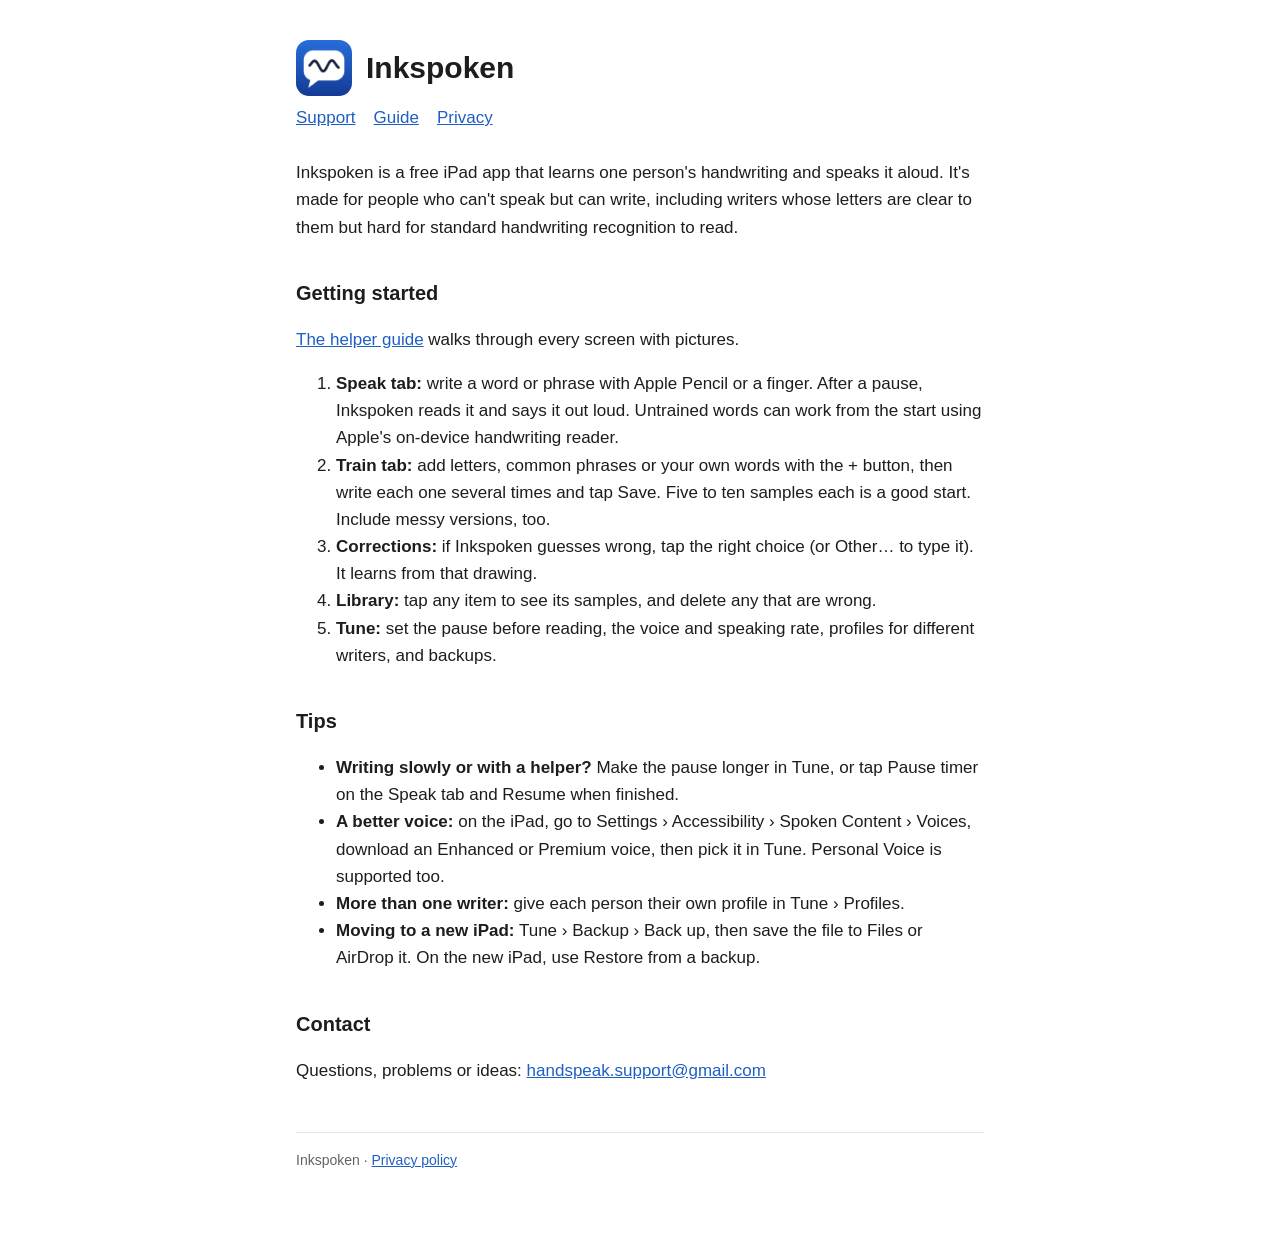
<file: index.html>
<!doctype html>
<html lang="en">
<head>
<meta charset="utf-8">
<meta name="viewport" content="width=device-width, initial-scale=1">
<title>Inkspoken Support</title>
<link rel="stylesheet" href="style.css">
</head>
<body>
<main>
  <header><img src="icon.png" alt=""><h1>Inkspoken</h1></header>
  <nav><a href="index.html">Support</a><a href="guide/">Guide</a><a href="privacy.html">Privacy</a></nav>

  <p>Inkspoken is a free iPad app that learns one person's handwriting and speaks it aloud.
  It's made for people who can't speak but can write, including writers whose letters are
  clear to them but hard for standard handwriting recognition to read.</p>

  <h2>Getting started</h2>
  <p><a href="guide/">The helper guide</a> walks through every screen with pictures.</p>
  <ol>
    <li><strong>Speak tab:</strong> write a word or phrase with Apple Pencil or a finger. After a pause, Inkspoken reads it and says it out loud. Untrained words can work from the start using Apple's on-device handwriting reader.</li>
    <li><strong>Train tab:</strong> add letters, common phrases or your own words with the + button, then write each one several times and tap Save. Five to ten samples each is a good start. Include messy versions, too.</li>
    <li><strong>Corrections:</strong> if Inkspoken guesses wrong, tap the right choice (or Other… to type it). It learns from that drawing.</li>
    <li><strong>Library:</strong> tap any item to see its samples, and delete any that are wrong.</li>
    <li><strong>Tune:</strong> set the pause before reading, the voice and speaking rate, profiles for different writers, and backups.</li>
  </ol>

  <h2>Tips</h2>
  <ul>
    <li><strong>Writing slowly or with a helper?</strong> Make the pause longer in Tune, or tap Pause timer on the Speak tab and Resume when finished.</li>
    <li><strong>A better voice:</strong> on the iPad, go to Settings › Accessibility › Spoken Content › Voices, download an Enhanced or Premium voice, then pick it in Tune. Personal Voice is supported too.</li>
    <li><strong>More than one writer:</strong> give each person their own profile in Tune › Profiles.</li>
    <li><strong>Moving to a new iPad:</strong> Tune › Backup › Back up, then save the file to Files or AirDrop it. On the new iPad, use Restore from a backup.</li>
  </ul>

  <h2>Contact</h2>
  <p>Questions, problems or ideas: <a href="mailto:handspeak.support@gmail.com">handspeak.support@gmail.com</a></p>

  <footer>Inkspoken · <a href="privacy.html">Privacy policy</a></footer>
</main>
</body>
</html>
</file>
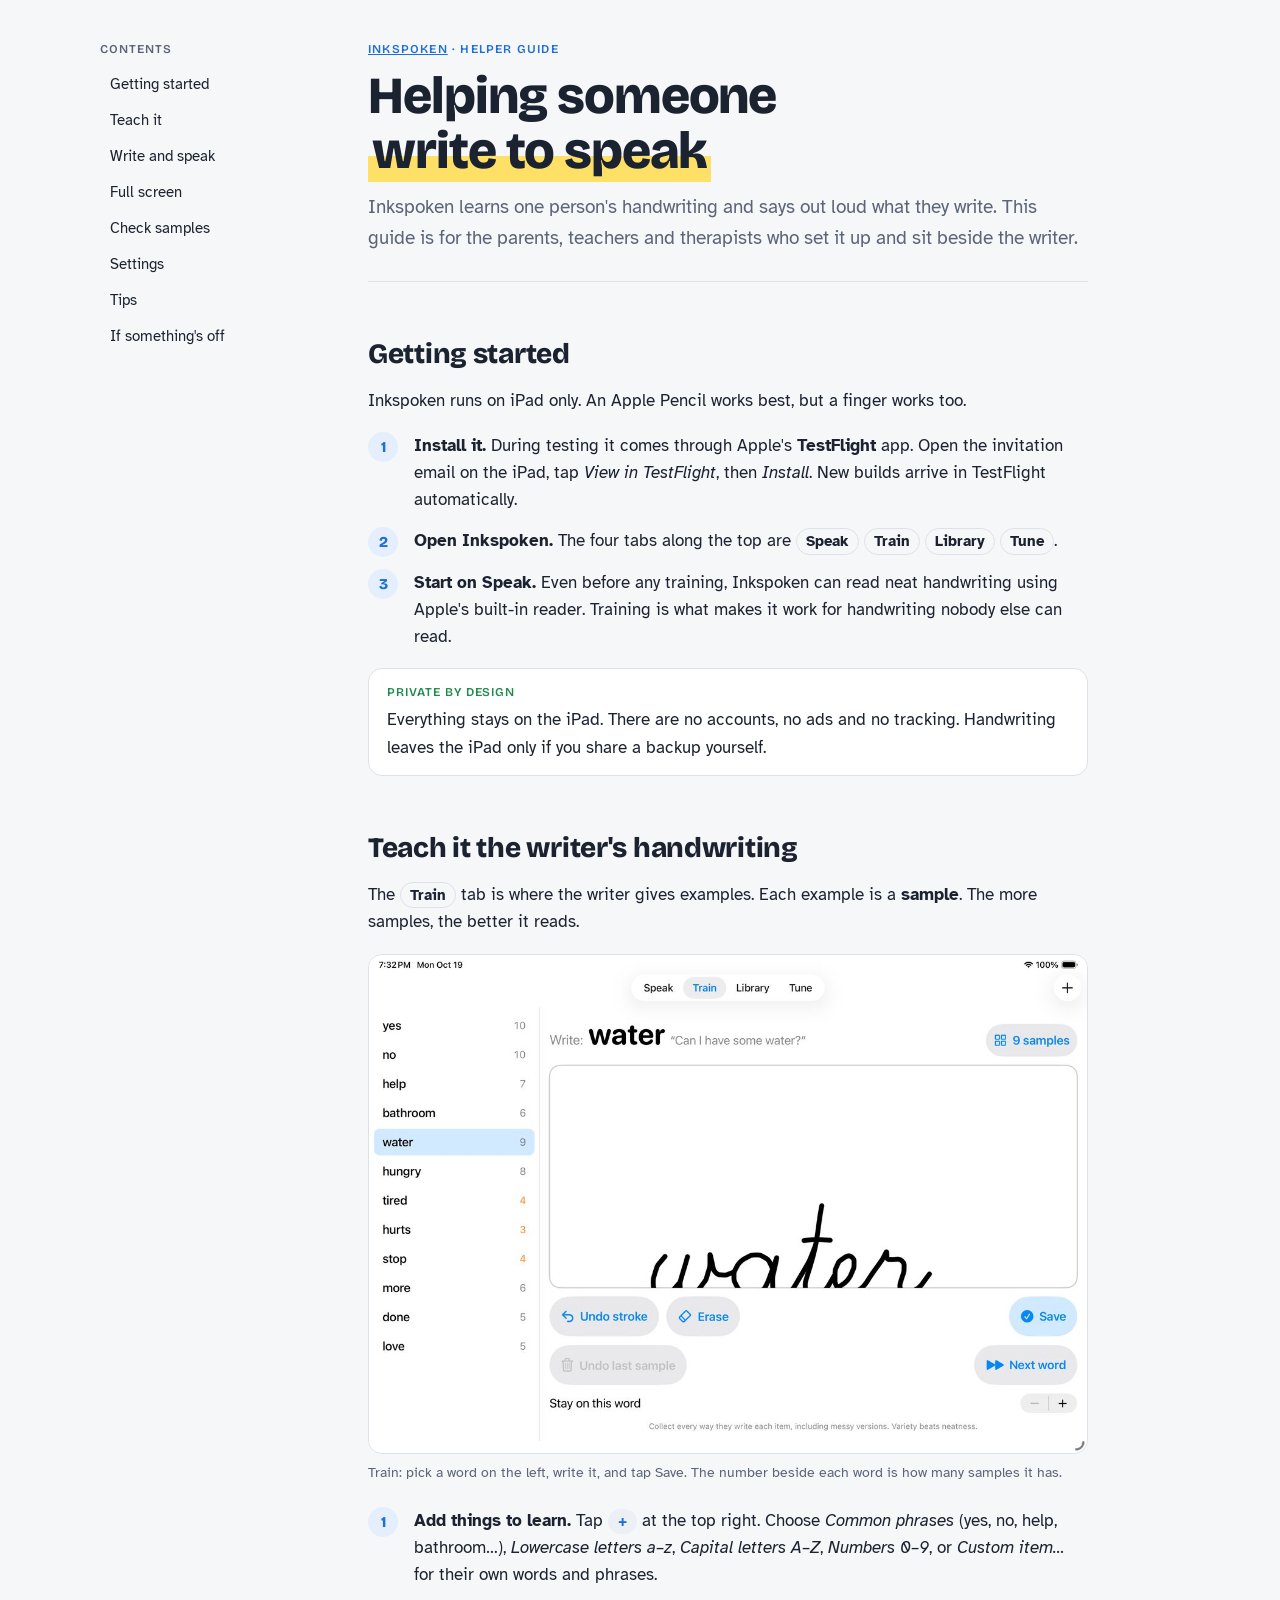
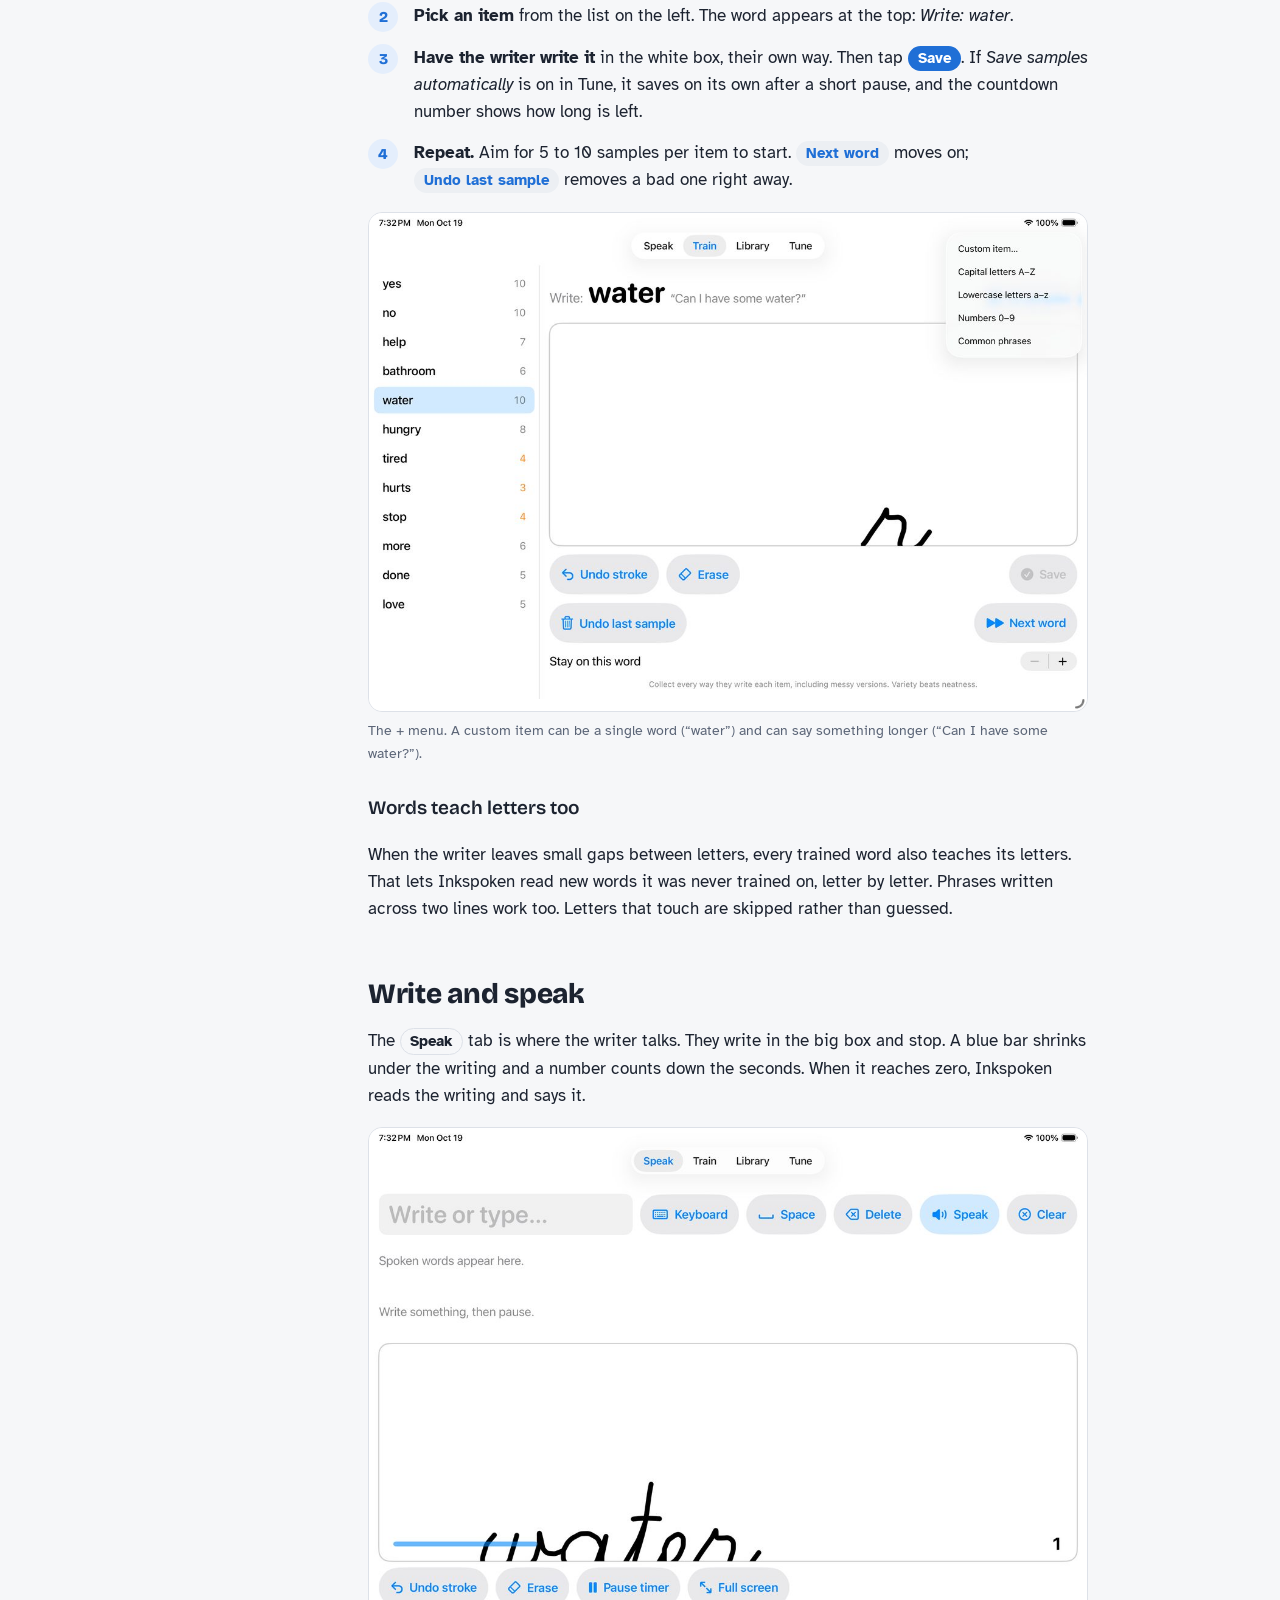
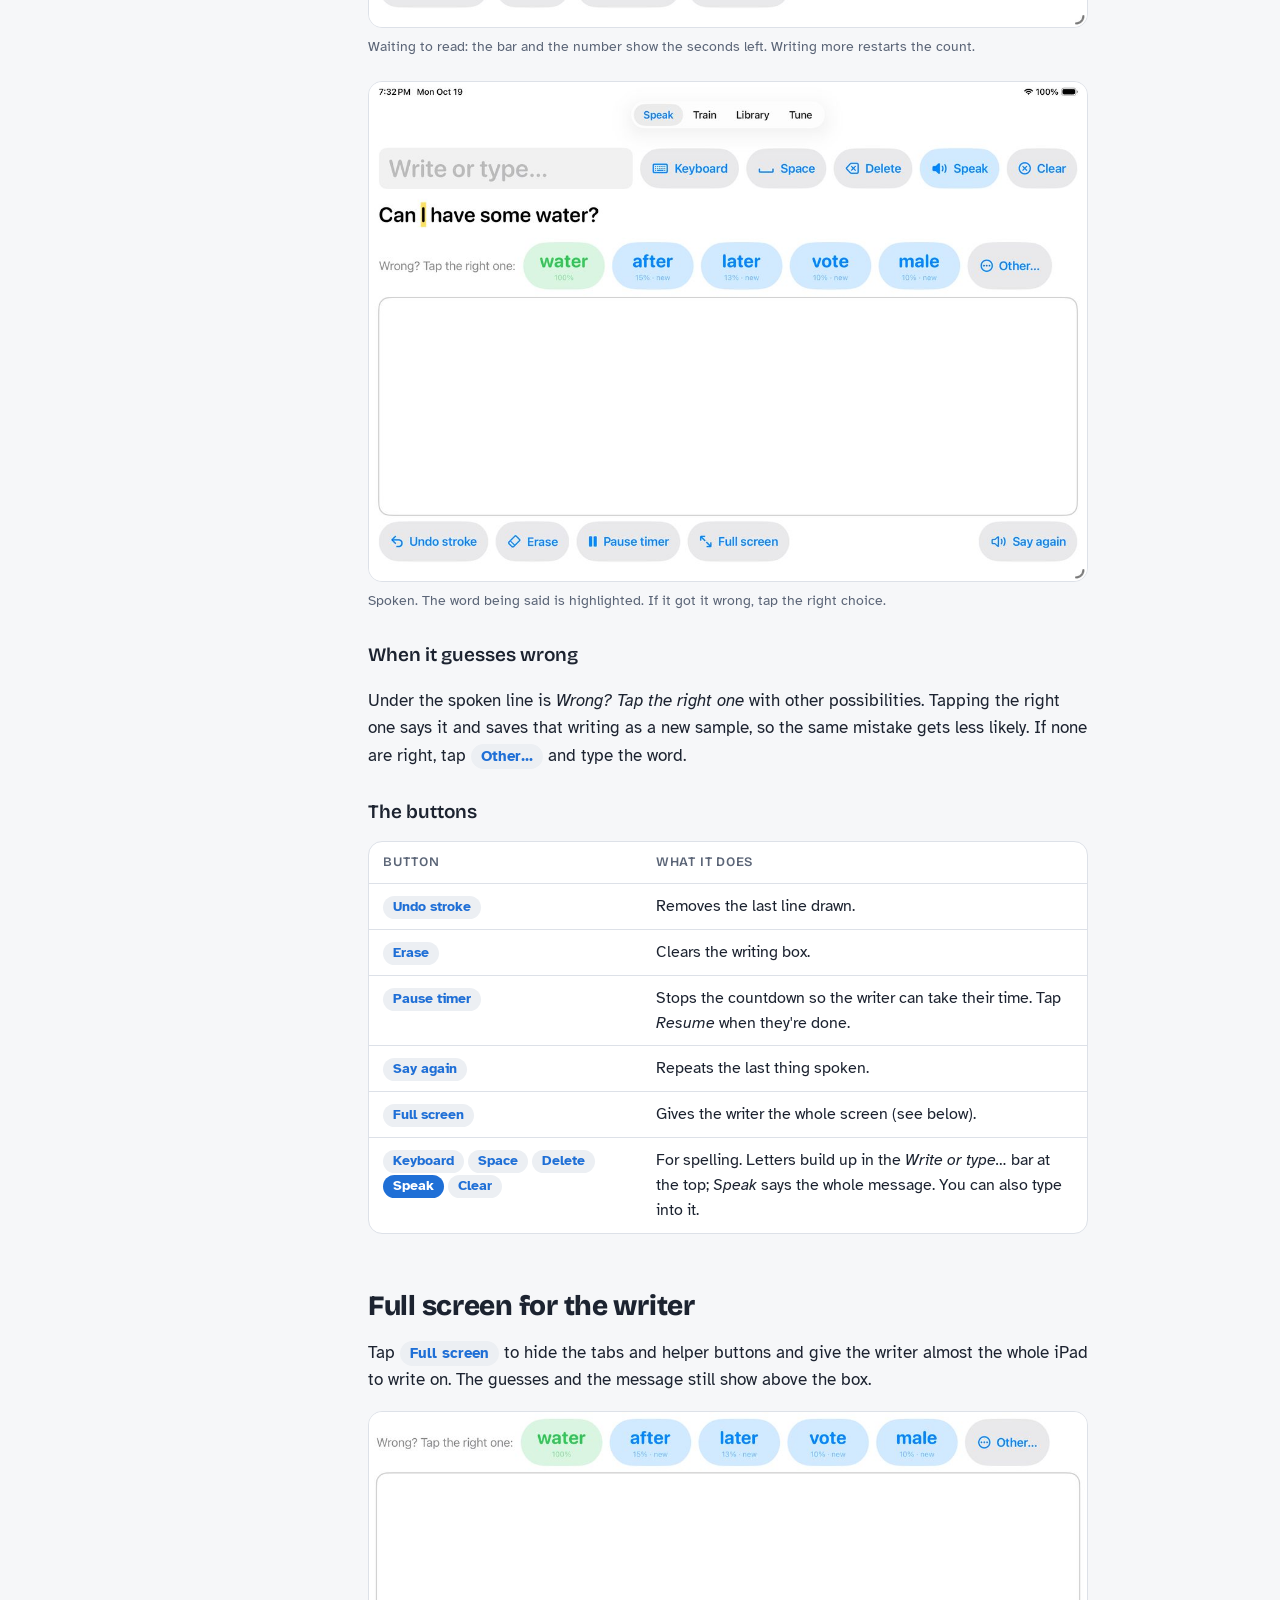
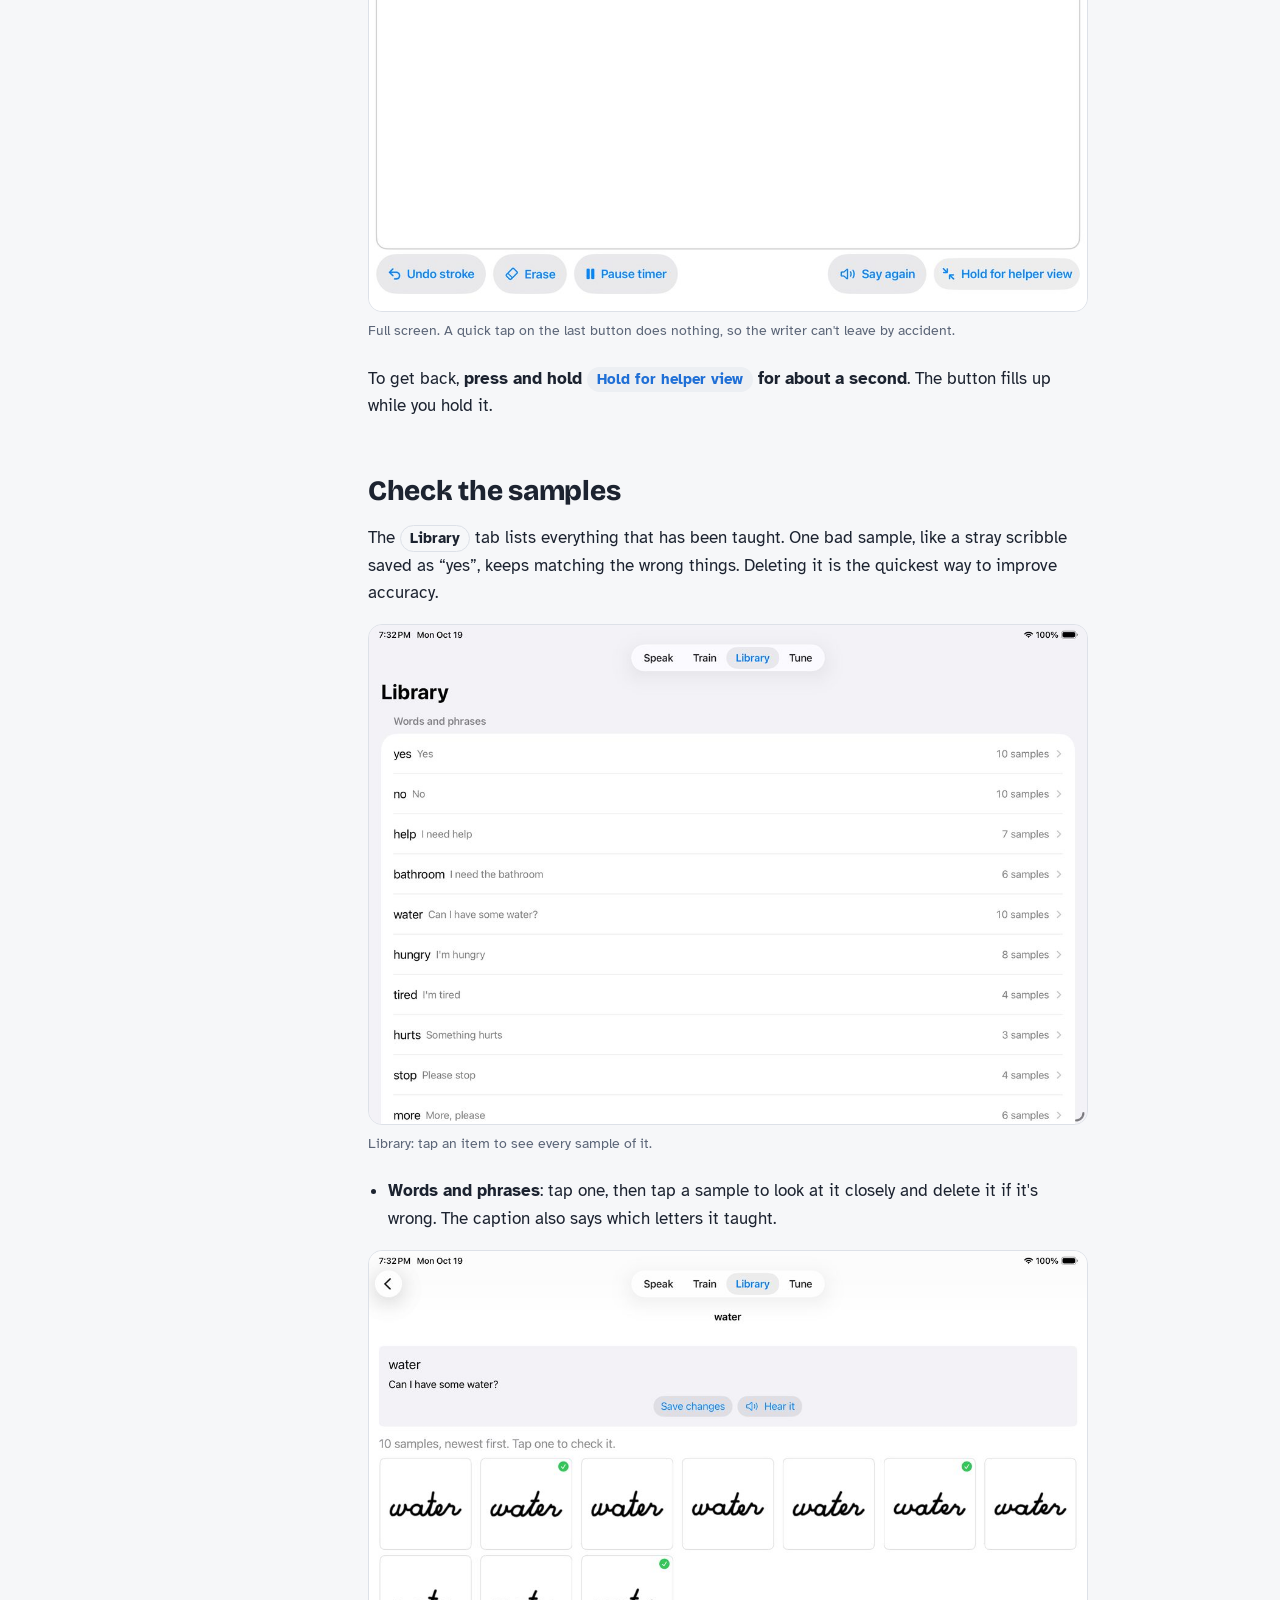
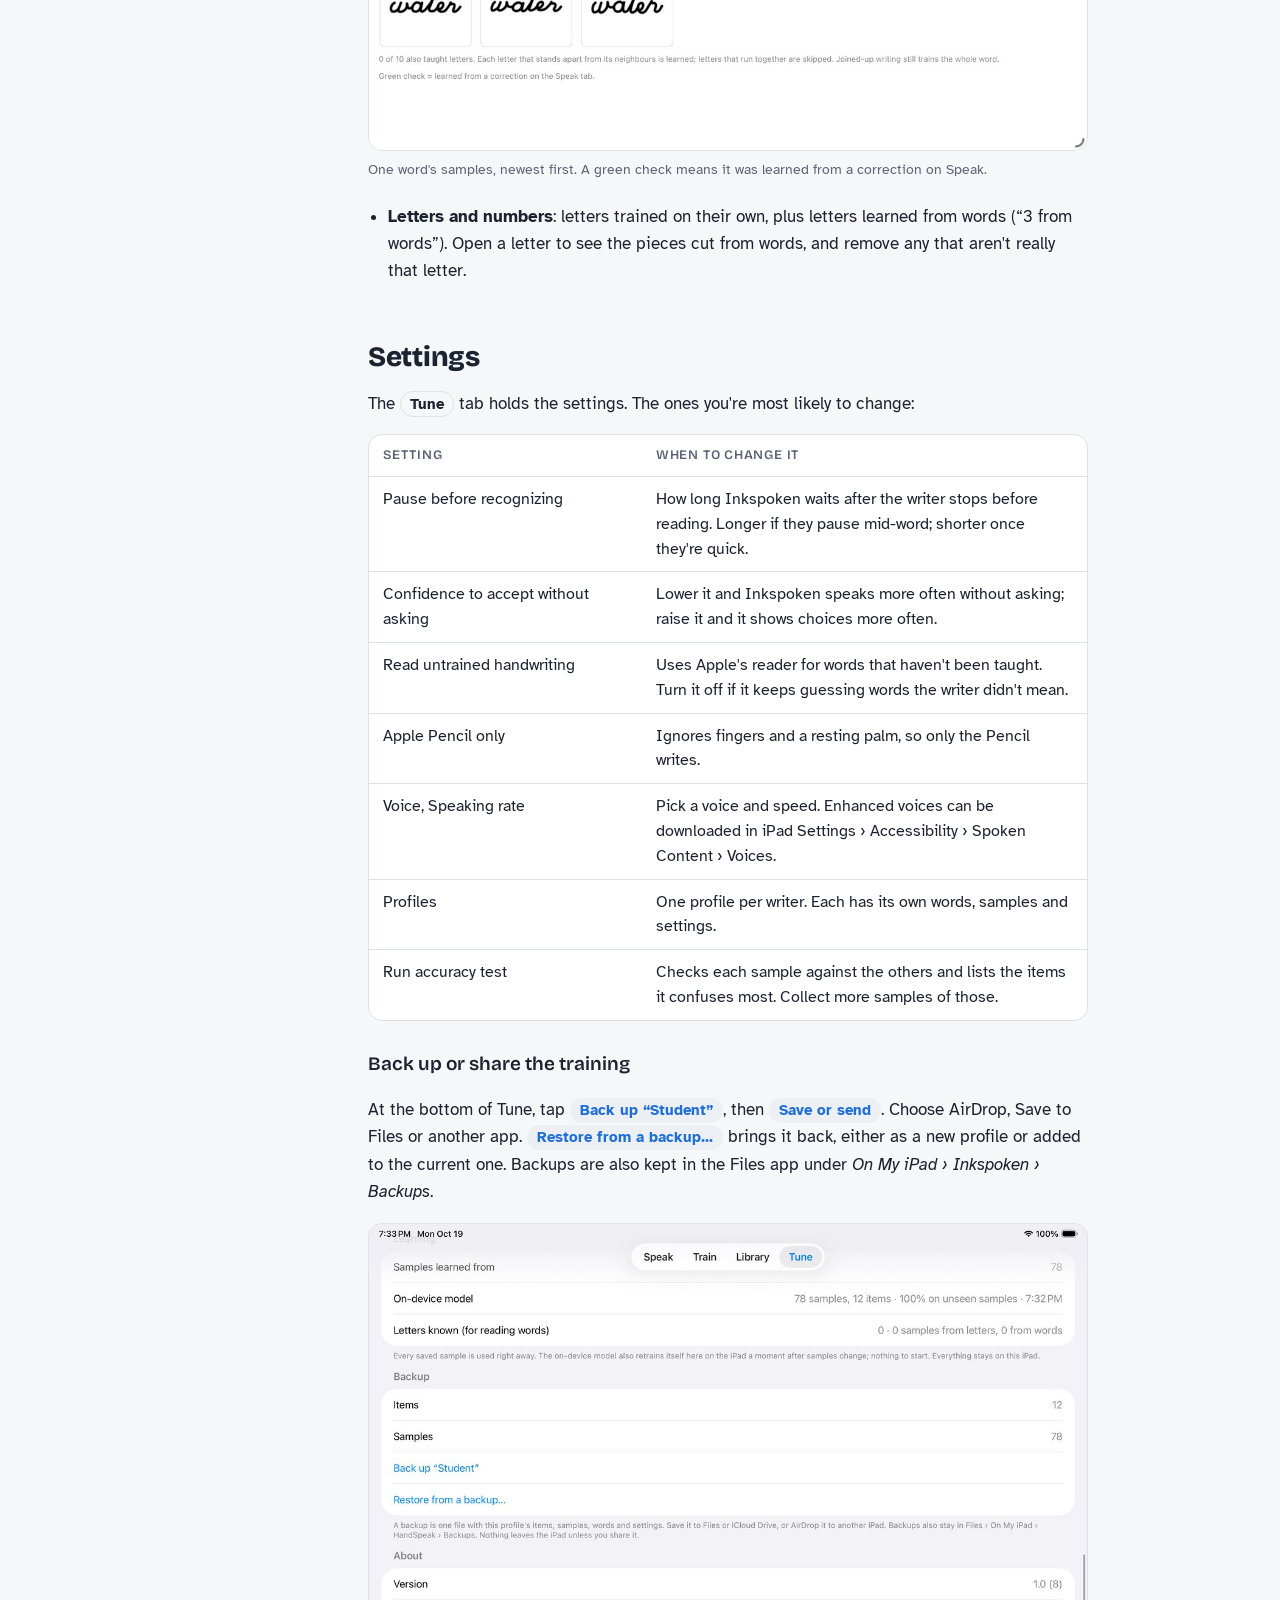
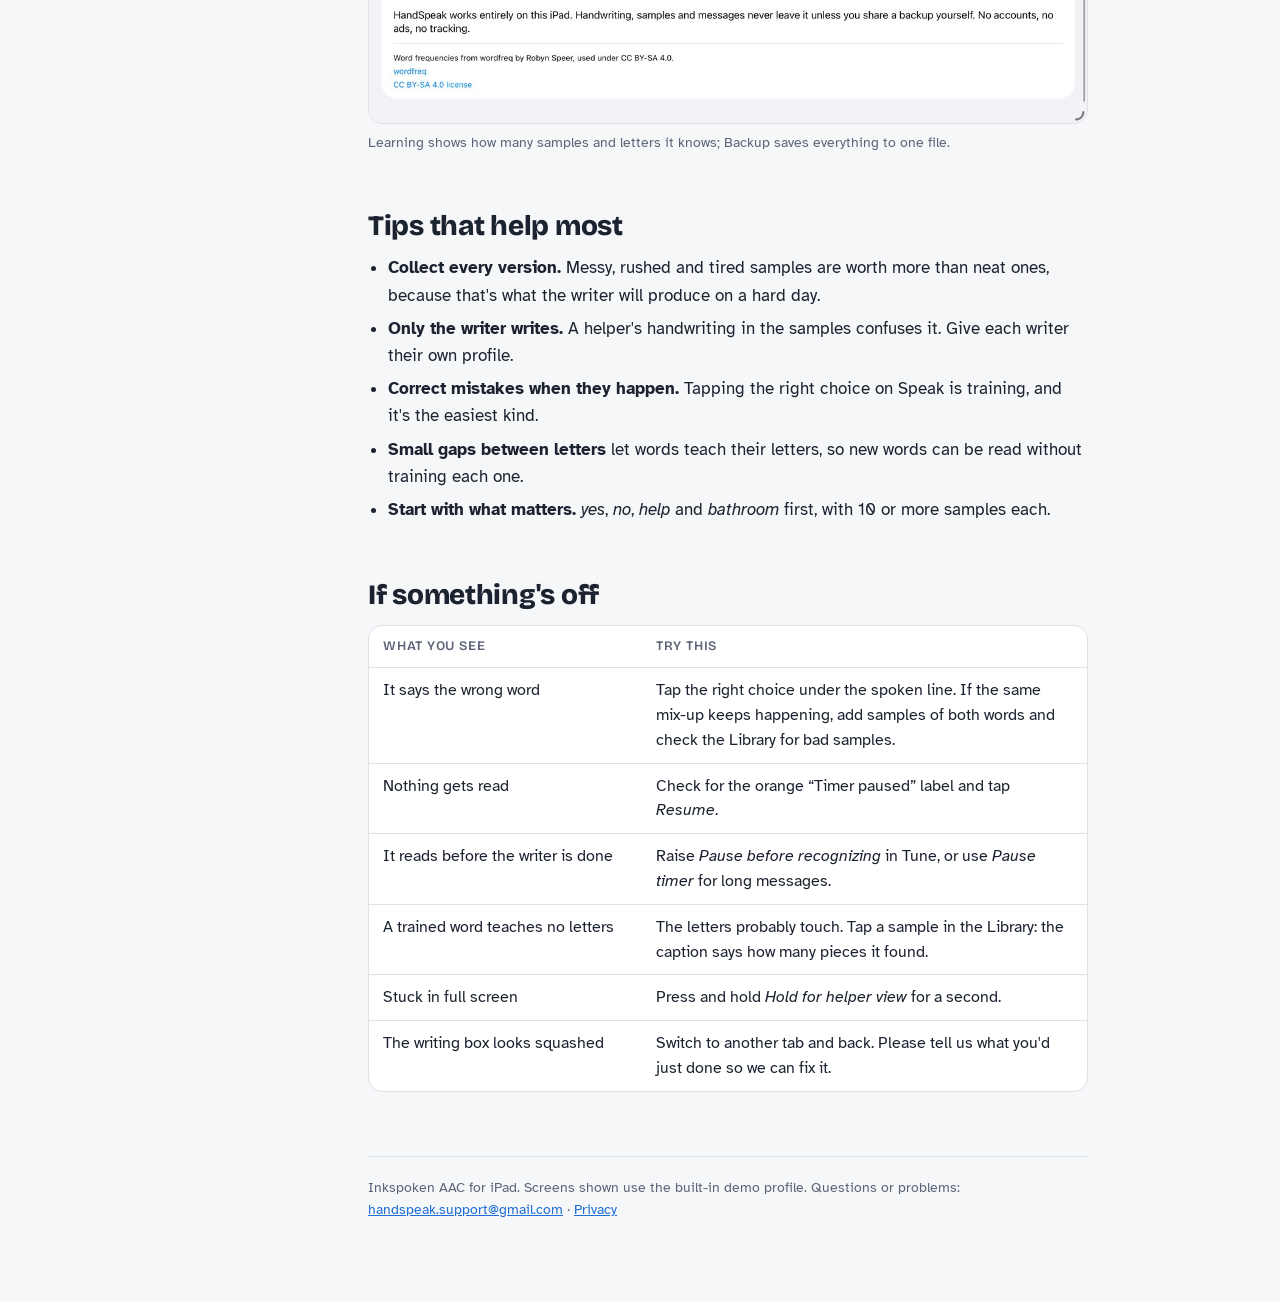
<file: guide/index.html>
<!doctype html>
<html lang="en">
<head>
<meta charset="utf-8">
<meta name="viewport" content="width=device-width, initial-scale=1, viewport-fit=cover">
<title>Inkspoken Helper Guide</title>
<link rel="icon" href="../icon.png">
<link rel="preconnect" href="https://fonts.googleapis.com">
<link rel="preconnect" href="https://fonts.gstatic.com" crossorigin>
<link rel="stylesheet" href="https://fonts.googleapis.com/css2?family=Atkinson+Hyperlegible:ital,wght@0,400;0,700;1,400&family=Bricolage+Grotesque:opsz,wght@12..96,600;12..96,800&display=swap">
<style>
/* Layout: a single reading column with a sticky contents rail on wide screens; screenshots sit full-width inside the column. */
:root {
  --bg: #f6f7f9;
  --surface: #ffffff;
  --fg: #1c2330;
  --muted: #5b6577;
  --line: #dde1e8;
  --accent: #1f6fd6;          /* the app's blue */
  --accent-soft: #e4eefc;
  --mark: #ffe066;            /* the app's word highlight */
  --chip: #eceff3;
  --good: #1f8a4c;
  --font-display: "Bricolage Grotesque", "Avenir Next", system-ui, sans-serif;
  --font-body: "Atkinson Hyperlegible", "Verdana", system-ui, sans-serif;
  color-scheme: light;
}
@media (prefers-color-scheme: dark) {
  :root:not([data-theme="light"]) {
    --bg: #12161d; --surface: #1a2029; --fg: #e8ecf2; --muted: #9aa5b6; --line: #2c3442;
    --accent: #6aa8ff; --accent-soft: #1d2b40; --mark: #8a7414; --chip: #262e3a; --good: #5fcf8e;
    color-scheme: dark;
  }
}
:root[data-theme="dark"] {
  --bg: #12161d; --surface: #1a2029; --fg: #e8ecf2; --muted: #9aa5b6; --line: #2c3442;
  --accent: #6aa8ff; --accent-soft: #1d2b40; --mark: #8a7414; --chip: #262e3a; --good: #5fcf8e;
  color-scheme: dark;
}

*, *::before, *::after { box-sizing: border-box; }
img { max-width: 100%; }
body { margin: 0; background: var(--bg); color: var(--fg); font-family: var(--font-body); font-size: 17px; line-height: 1.6; }
.page { max-width: 1120px; margin: 0 auto; padding-inline: 20px; padding-block: 40px 80px;
  display: grid; grid-template-columns: 220px minmax(0, 1fr); gap: 48px; }
@media (max-width: 860px) { .page { grid-template-columns: minmax(0, 1fr); gap: 24px; padding-block: 24px 60px; } nav.toc { position: static !important; } }

nav.toc { position: sticky; top: calc(env(safe-area-inset-top, 0px) + 24px); align-self: start; font-size: 15px; }
nav.toc p { font-family: var(--font-display); font-weight: 600; text-transform: uppercase; letter-spacing: .08em; font-size: 12px; color: var(--muted); margin: 0 0 8px; }
nav.toc ol { list-style: none; margin: 0; padding: 0; display: grid; gap: 2px; }
nav.toc a { color: var(--fg); text-decoration: none; display: block; padding: 5px 10px; border-radius: 8px; }
nav.toc a:hover, nav.toc a:focus-visible { background: var(--accent-soft); color: var(--accent); outline: none; }
@media (max-width: 860px) { nav.toc ol { display: flex; flex-wrap: wrap; gap: 6px; } nav.toc a { background: var(--chip); } }

main { min-width: 0; max-width: 720px; }
header.hero { padding-bottom: 28px; border-bottom: 1px solid var(--line); margin-bottom: 8px; }
.eyebrow { font-family: var(--font-display); font-weight: 600; text-transform: uppercase; letter-spacing: .1em; font-size: 12px; color: var(--accent); margin: 0; }
h1 { font-family: var(--font-display); font-weight: 800; font-size: clamp(34px, 6vw, 52px); line-height: 1.05; letter-spacing: -0.02em; margin: 10px 0 14px; text-wrap: balance; }
h1 .hl { background: linear-gradient(transparent 58%, var(--mark) 58%); padding: 0 4px; }
.lede { font-size: 19px; color: var(--muted); margin: 0; max-width: 60ch; }
h2 { font-family: var(--font-display); font-weight: 800; font-size: 28px; line-height: 1.15; letter-spacing: -0.01em; margin: 56px 0 12px; text-wrap: balance; scroll-margin-top: 20px; }
h3 { font-family: var(--font-display); font-weight: 600; font-size: 19px; margin: 28px 0 6px; }
p, li { max-width: 66ch; }
a { color: var(--accent); }
strong { font-weight: 700; }

/* App buttons, drawn the way they look on the iPad */
.btn { display: inline-block; font-weight: 700; font-size: .9em; color: var(--accent); background: var(--chip); border-radius: 999px; padding: 1px 10px; white-space: nowrap; line-height: 1.5; }
.btn.blue { background: var(--accent); color: var(--surface); }
.tab { display: inline-block; font-weight: 700; font-size: .9em; border: 1.5px solid var(--line); border-radius: 999px; padding: 0 9px; white-space: nowrap; }

figure { margin: 18px 0 22px; }
figure img { display: block; width: 100%; height: auto; border-radius: 14px; border: 1px solid var(--line); background: var(--surface); }
figcaption { font-size: 14px; color: var(--muted); margin-top: 8px; }

ol.steps { counter-reset: s; list-style: none; padding: 0; margin: 14px 0; display: grid; gap: 14px; }
ol.steps > li { counter-increment: s; position: relative; padding-left: 46px; }
ol.steps > li::before { content: counter(s); position: absolute; left: 0; top: 0; width: 30px; height: 30px; border-radius: 50%;
  background: var(--accent-soft); color: var(--accent); font-family: var(--font-display); font-weight: 800; display: grid; place-items: center; font-size: 15px; }
ul.plain { padding-left: 20px; margin: 10px 0; display: grid; gap: 6px; }

.note { background: var(--surface); border: 1px solid var(--line); border-radius: 14px; padding: 14px 18px; margin: 18px 0; }
.note p { margin: 0; }
.note .label { font-family: var(--font-display); font-weight: 600; font-size: 12px; text-transform: uppercase; letter-spacing: .08em; color: var(--good); display: block; margin-bottom: 4px; }

.table-wrap { overflow-x: auto; margin: 14px 0; border: 1px solid var(--line); border-radius: 14px; background: var(--surface); }
table { border-collapse: collapse; width: 100%; font-size: 15.5px; }
th, td { text-align: left; vertical-align: top; padding: 10px 14px; border-bottom: 1px solid var(--line); }
tr:last-child td { border-bottom: 0; }
th { font-family: var(--font-display); font-weight: 600; font-size: 13px; text-transform: uppercase; letter-spacing: .06em; color: var(--muted); }
td:first-child { width: 38%; }

footer { margin-top: 64px; padding-top: 20px; border-top: 1px solid var(--line); color: var(--muted); font-size: 14px; }
@media (prefers-reduced-motion: no-preference) { html { scroll-behavior: smooth; } }
</style>
</head>
<body>

<div class="page">
  <nav class="toc" aria-label="Contents">
    <p>Contents</p>
    <ol>
      <li><a href="#start">Getting started</a></li>
      <li><a href="#train">Teach it</a></li>
      <li><a href="#speak">Write and speak</a></li>
      <li><a href="#fullscreen">Full screen</a></li>
      <li><a href="#library">Check samples</a></li>
      <li><a href="#tune">Settings</a></li>
      <li><a href="#tips">Tips</a></li>
      <li><a href="#help">If something's off</a></li>
    </ol>
  </nav>

  <main>
    <header class="hero">
      <p class="eyebrow"><a href="../index.html">Inkspoken</a> · Helper guide</p>
      <h1>Helping someone <span class="hl">write to speak</span></h1>
      <p class="lede">Inkspoken learns one person's handwriting and says out loud what they write. This guide is for the parents, teachers and therapists who set it up and sit beside the writer.</p>
    </header>

    <section id="start">
      <h2>Getting started</h2>
      <p>Inkspoken runs on iPad only. An Apple Pencil works best, but a finger works too.</p>
      <ol class="steps">
        <li><strong>Install it.</strong> During testing it comes through Apple's <strong>TestFlight</strong> app. Open the invitation email on the iPad, tap <em>View in TestFlight</em>, then <em>Install</em>. New builds arrive in TestFlight automatically.</li>
        <li><strong>Open Inkspoken.</strong> The four tabs along the top are <span class="tab">Speak</span> <span class="tab">Train</span> <span class="tab">Library</span> <span class="tab">Tune</span>.</li>
        <li><strong>Start on Speak.</strong> Even before any training, Inkspoken can read neat handwriting using Apple's built-in reader. Training is what makes it work for handwriting nobody else can read.</li>
      </ol>
      <div class="note"><span class="label">Private by design</span><p>Everything stays on the iPad. There are no accounts, no ads and no tracking. Handwriting leaves the iPad only if you share a backup yourself.</p></div>
    </section>

    <section id="train">
      <h2>Teach it the writer's handwriting</h2>
      <p>The <span class="tab">Train</span> tab is where the writer gives examples. Each example is a <strong>sample</strong>. The more samples, the better it reads.</p>
      <figure>
        <img src="img/train.jpg" alt="The Train tab: a list of words on the left with sample counts, and a writing area showing the word water written in cursive." width="1180" height="820">
        <figcaption>Train: pick a word on the left, write it, and tap Save. The number beside each word is how many samples it has.</figcaption>
      </figure>
      <ol class="steps">
        <li><strong>Add things to learn.</strong> Tap <span class="btn">+</span> at the top right. Choose <em>Common phrases</em> (yes, no, help, bathroom…), <em>Lowercase letters a–z</em>, <em>Capital letters A–Z</em>, <em>Numbers 0–9</em>, or <em>Custom item…</em> for their own words and phrases.</li>
        <li><strong>Pick an item</strong> from the list on the left. The word appears at the top: <em>Write: water</em>.</li>
        <li><strong>Have the writer write it</strong> in the white box, their own way. Then tap <span class="btn blue">Save</span>. If <em>Save samples automatically</em> is on in Tune, it saves on its own after a short pause, and the countdown number shows how long is left.</li>
        <li><strong>Repeat.</strong> Aim for 5 to 10 samples per item to start. <span class="btn">Next word</span> moves on; <span class="btn">Undo last sample</span> removes a bad one right away.</li>
      </ol>
      <figure>
        <img src="img/train-add.jpg" alt="The add menu open with Custom item, Capital letters, Lowercase letters, Numbers 0–9 and Common phrases." width="1180" height="820">
        <figcaption>The + menu. A custom item can be a single word (“water”) and can say something longer (“Can I have some water?”).</figcaption>
      </figure>
      <h3>Words teach letters too</h3>
      <p>When the writer leaves small gaps between letters, every trained word also teaches its letters. That lets Inkspoken read new words it was never trained on, letter by letter. Phrases written across two lines work too. Letters that touch are skipped rather than guessed.</p>
    </section>

    <section id="speak">
      <h2>Write and speak</h2>
      <p>The <span class="tab">Speak</span> tab is where the writer talks. They write in the big box and stop. A blue bar shrinks under the writing and a number counts down the seconds. When it reaches zero, Inkspoken reads the writing and says it.</p>
      <figure>
        <img src="img/speak-writing.jpg" alt="The Speak tab with the word water written in the box, a shrinking blue bar and the number 1 counting down." width="1180" height="820">
        <figcaption>Waiting to read: the bar and the number show the seconds left. Writing more restarts the count.</figcaption>
      </figure>
      <figure>
        <img src="img/speak-spoken.jpg" alt="After reading: Can I have some water? is shown with have highlighted as it is spoken, and a row of choices: water, after, later, vote, male, Other." width="1180" height="820">
        <figcaption>Spoken. The word being said is highlighted. If it got it wrong, tap the right choice.</figcaption>
      </figure>
      <h3>When it guesses wrong</h3>
      <p>Under the spoken line is <em>Wrong? Tap the right one</em> with other possibilities. Tapping the right one says it and saves that writing as a new sample, so the same mistake gets less likely. If none are right, tap <span class="btn">Other…</span> and type the word.</p>
      <h3>The buttons</h3>
      <div class="table-wrap">
        <table>
          <thead><tr><th>Button</th><th>What it does</th></tr></thead>
          <tbody>
            <tr><td><span class="btn">Undo stroke</span></td><td>Removes the last line drawn.</td></tr>
            <tr><td><span class="btn">Erase</span></td><td>Clears the writing box.</td></tr>
            <tr><td><span class="btn">Pause timer</span></td><td>Stops the countdown so the writer can take their time. Tap <em>Resume</em> when they're done.</td></tr>
            <tr><td><span class="btn">Say again</span></td><td>Repeats the last thing spoken.</td></tr>
            <tr><td><span class="btn">Full screen</span></td><td>Gives the writer the whole screen (see below).</td></tr>
            <tr><td><span class="btn">Keyboard</span> <span class="btn">Space</span> <span class="btn">Delete</span> <span class="btn blue">Speak</span> <span class="btn">Clear</span></td><td>For spelling. Letters build up in the <em>Write or type…</em> bar at the top; <em>Speak</em> says the whole message. You can also type into it.</td></tr>
          </tbody>
        </table>
      </div>
    </section>

    <section id="fullscreen">
      <h2>Full screen for the writer</h2>
      <p>Tap <span class="btn">Full screen</span> to hide the tabs and helper buttons and give the writer almost the whole iPad to write on. The guesses and the message still show above the box.</p>
      <figure>
        <img src="img/full-screen.jpg" alt="Full screen: a large empty writing area with Undo stroke, Erase, Pause timer, Say again and Hold for helper view buttons below." width="1180" height="820">
        <figcaption>Full screen. A quick tap on the last button does nothing, so the writer can't leave by accident.</figcaption>
      </figure>
      <p>To get back, <strong>press and hold <span class="btn">Hold for helper view</span> for about a second</strong>. The button fills up while you hold it.</p>
    </section>

    <section id="library">
      <h2>Check the samples</h2>
      <p>The <span class="tab">Library</span> tab lists everything that has been taught. One bad sample, like a stray scribble saved as “yes”, keeps matching the wrong things. Deleting it is the quickest way to improve accuracy.</p>
      <figure>
        <img src="img/library.jpg" alt="The Library tab listing words and phrases with their sample counts." width="1180" height="820">
        <figcaption>Library: tap an item to see every sample of it.</figcaption>
      </figure>
      <ul class="plain">
        <li><strong>Words and phrases</strong>: tap one, then tap a sample to look at it closely and delete it if it's wrong. The caption also says which letters it taught.</li>
      </ul>
      <figure>
        <img src="img/library-word.jpg" alt="The samples of water: nine handwritten copies in a grid, two marked with a green check." width="1180" height="820">
        <figcaption>One word's samples, newest first. A green check means it was learned from a correction on Speak.</figcaption>
      </figure>
      <ul class="plain">
        <li><strong>Letters and numbers</strong>: letters trained on their own, plus letters learned from words (“3 from words”). Open a letter to see the pieces cut from words, and remove any that aren't really that letter.</li>
      </ul>
    </section>

    <section id="tune">
      <h2>Settings</h2>
      <p>The <span class="tab">Tune</span> tab holds the settings. The ones you're most likely to change:</p>
      <div class="table-wrap">
        <table>
          <thead><tr><th>Setting</th><th>When to change it</th></tr></thead>
          <tbody>
            <tr><td>Pause before recognizing</td><td>How long Inkspoken waits after the writer stops before reading. Longer if they pause mid-word; shorter once they're quick.</td></tr>
            <tr><td>Confidence to accept without asking</td><td>Lower it and Inkspoken speaks more often without asking; raise it and it shows choices more often.</td></tr>
            <tr><td>Read untrained handwriting</td><td>Uses Apple's reader for words that haven't been taught. Turn it off if it keeps guessing words the writer didn't mean.</td></tr>
            <tr><td>Apple Pencil only</td><td>Ignores fingers and a resting palm, so only the Pencil writes.</td></tr>
            <tr><td>Voice, Speaking rate</td><td>Pick a voice and speed. Enhanced voices can be downloaded in iPad Settings › Accessibility › Spoken Content › Voices.</td></tr>
            <tr><td>Profiles</td><td>One profile per writer. Each has its own words, samples and settings.</td></tr>
            <tr><td>Run accuracy test</td><td>Checks each sample against the others and lists the items it confuses most. Collect more samples of those.</td></tr>
          </tbody>
        </table>
      </div>
      <h3>Back up or share the training</h3>
      <p>At the bottom of Tune, tap <span class="btn">Back up “Student”</span>, then <span class="btn">Save or send</span>. Choose AirDrop, Save to Files or another app. <span class="btn">Restore from a backup…</span> brings it back, either as a new profile or added to the current one. Backups are also kept in the Files app under <em>On My iPad › Inkspoken › Backups</em>.</p>
      <figure>
        <img src="img/tune-backup.jpg" alt="The Tune tab scrolled to Learning, Backup and About sections, with Back up Student and Restore from a backup." width="1180" height="820">
        <figcaption>Learning shows how many samples and letters it knows; Backup saves everything to one file.</figcaption>
      </figure>
    </section>

    <section id="tips">
      <h2>Tips that help most</h2>
      <ul class="plain">
        <li><strong>Collect every version.</strong> Messy, rushed and tired samples are worth more than neat ones, because that's what the writer will produce on a hard day.</li>
        <li><strong>Only the writer writes.</strong> A helper's handwriting in the samples confuses it. Give each writer their own profile.</li>
        <li><strong>Correct mistakes when they happen.</strong> Tapping the right choice on Speak is training, and it's the easiest kind.</li>
        <li><strong>Small gaps between letters</strong> let words teach their letters, so new words can be read without training each one.</li>
        <li><strong>Start with what matters.</strong> <em>yes</em>, <em>no</em>, <em>help</em> and <em>bathroom</em> first, with 10 or more samples each.</li>
      </ul>
    </section>

    <section id="help">
      <h2>If something's off</h2>
      <div class="table-wrap">
        <table>
          <thead><tr><th>What you see</th><th>Try this</th></tr></thead>
          <tbody>
            <tr><td>It says the wrong word</td><td>Tap the right choice under the spoken line. If the same mix-up keeps happening, add samples of both words and check the Library for bad samples.</td></tr>
            <tr><td>Nothing gets read</td><td>Check for the orange “Timer paused” label and tap <em>Resume</em>.</td></tr>
            <tr><td>It reads before the writer is done</td><td>Raise <em>Pause before recognizing</em> in Tune, or use <em>Pause timer</em> for long messages.</td></tr>
            <tr><td>A trained word teaches no letters</td><td>The letters probably touch. Tap a sample in the Library: the caption says how many pieces it found.</td></tr>
            <tr><td>Stuck in full screen</td><td>Press and hold <em>Hold for helper view</em> for a second.</td></tr>
            <tr><td>The writing box looks squashed</td><td>Switch to another tab and back. Please tell us what you'd just done so we can fix it.</td></tr>
          </tbody>
        </table>
      </div>
    </section>

    <footer>
      Inkspoken AAC for iPad. Screens shown use the built-in demo profile. Questions or problems: <a href="mailto:handspeak.support@gmail.com">handspeak.support@gmail.com</a> · <a href="../privacy.html">Privacy</a>
    </footer>
  </main>
</div>

</body>
</html>
</file>
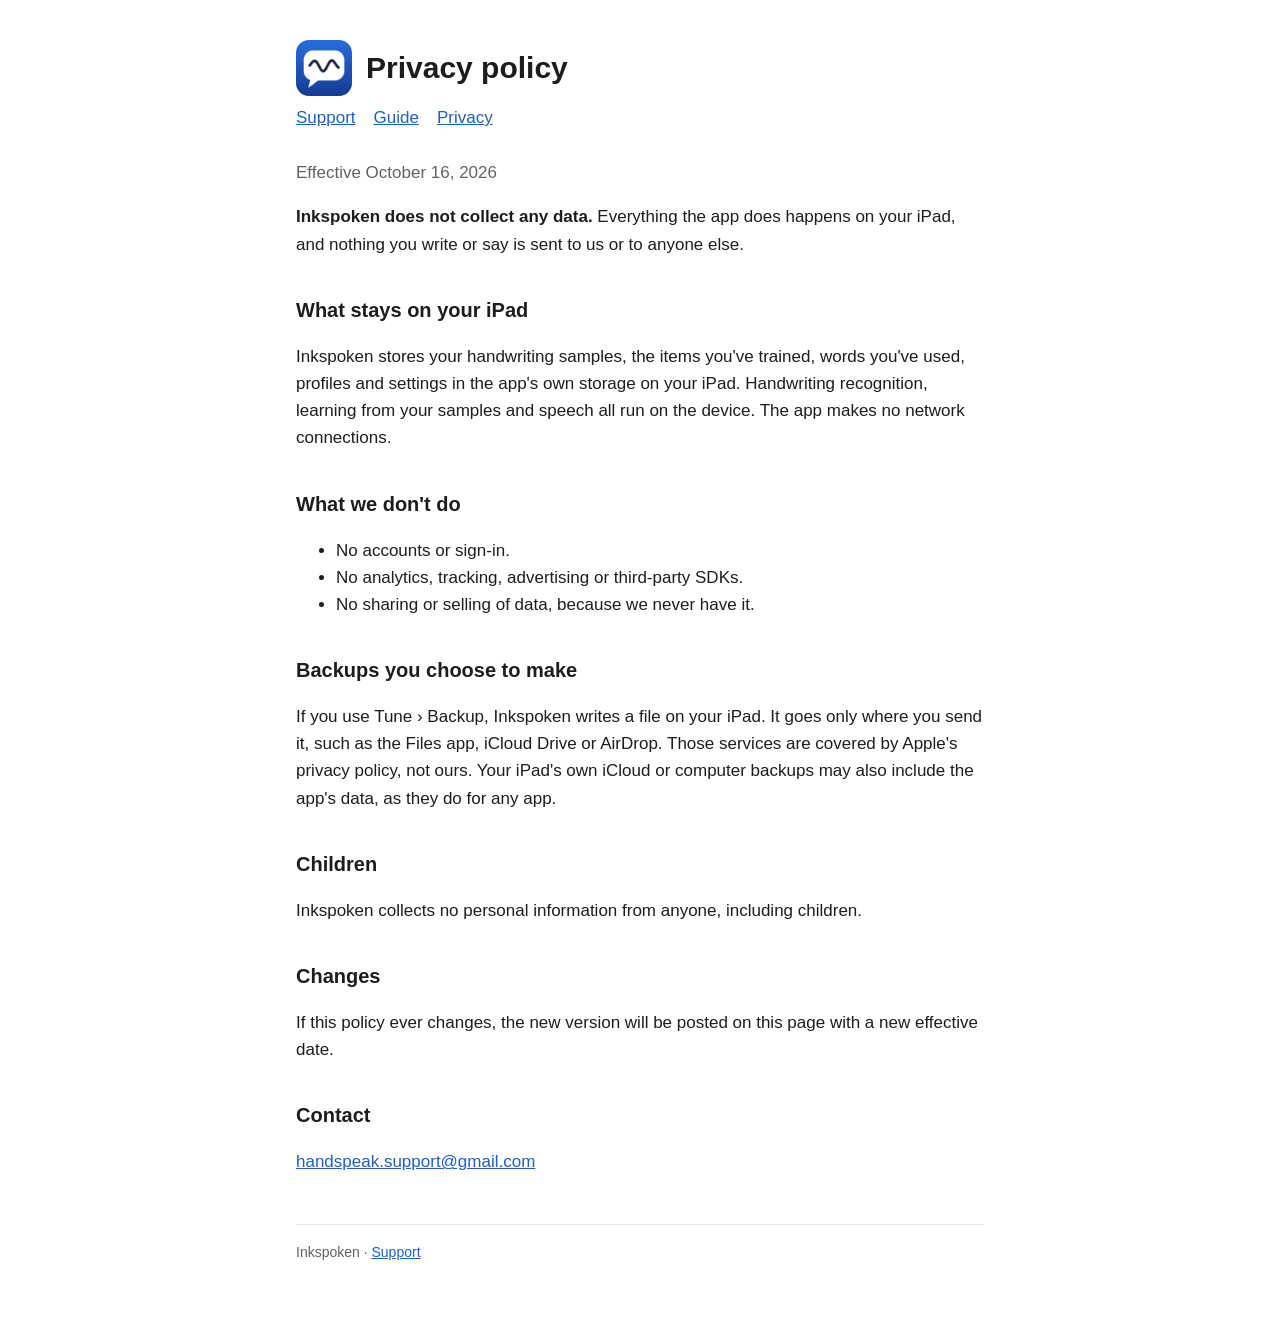
<file: privacy.html>
<!doctype html>
<html lang="en">
<head>
<meta charset="utf-8">
<meta name="viewport" content="width=device-width, initial-scale=1">
<title>Inkspoken Privacy</title>
<link rel="stylesheet" href="style.css">
</head>
<body>
<main>
  <header><img src="icon.png" alt=""><h1>Privacy policy</h1></header>
  <nav><a href="index.html">Support</a><a href="guide/">Guide</a><a href="privacy.html">Privacy</a></nav>
  <p class="muted">Effective October 16, 2026</p>

  <p><strong>Inkspoken does not collect any data.</strong> Everything the app does happens on
  your iPad, and nothing you write or say is sent to us or to anyone else.</p>

  <h2>What stays on your iPad</h2>
  <p>Inkspoken stores your handwriting samples, the items you've trained, words you've used,
  profiles and settings in the app's own storage on your iPad. Handwriting recognition,
  learning from your samples and speech all run on the device. The app makes no network
  connections.</p>

  <h2>What we don't do</h2>
  <ul>
    <li>No accounts or sign-in.</li>
    <li>No analytics, tracking, advertising or third-party SDKs.</li>
    <li>No sharing or selling of data, because we never have it.</li>
  </ul>

  <h2>Backups you choose to make</h2>
  <p>If you use Tune › Backup, Inkspoken writes a file on your iPad. It goes only where you
  send it, such as the Files app, iCloud Drive or AirDrop. Those services are covered by
  Apple's privacy policy, not ours. Your iPad's own iCloud or computer backups may also
  include the app's data, as they do for any app.</p>

  <h2>Children</h2>
  <p>Inkspoken collects no personal information from anyone, including children.</p>

  <h2>Changes</h2>
  <p>If this policy ever changes, the new version will be posted on this page with a new
  effective date.</p>

  <h2>Contact</h2>
  <p><a href="mailto:handspeak.support@gmail.com">handspeak.support@gmail.com</a></p>

  <footer>Inkspoken · <a href="index.html">Support</a></footer>
</main>
</body>
</html>
</file>
<file: style.css>
:root { --text: #1d1d1f; --muted: #5f6368; --bg: #ffffff; --accent: #1f5fc4; --line: #e3e5e8; }
@media (prefers-color-scheme: dark) {
  :root { --text: #f2f2f4; --muted: #a8adb4; --bg: #141518; --accent: #7fb0ff; --line: #2c2f35; }
}
* { box-sizing: border-box; }
body { margin: 0; background: var(--bg); color: var(--text);
       font: 17px/1.6 -apple-system, BlinkMacSystemFont, "Segoe UI", Roboto, sans-serif; }
main { max-width: 720px; margin: 0 auto; padding: 40px 16px 64px; }
header { display: flex; align-items: center; gap: 14px; margin-bottom: 8px; }
header img { width: 56px; height: 56px; border-radius: 13px; }
h1 { font-size: 30px; line-height: 1.2; margin: 0; }
h2 { font-size: 20px; margin: 36px 0 8px; }
p, li { color: var(--text); }
.muted { color: var(--muted); }
a { color: var(--accent); }
nav { margin: 4px 0 28px; display: flex; gap: 18px; }
footer { margin-top: 48px; padding-top: 16px; border-top: 1px solid var(--line); color: var(--muted); font-size: 14px; }
</file>
